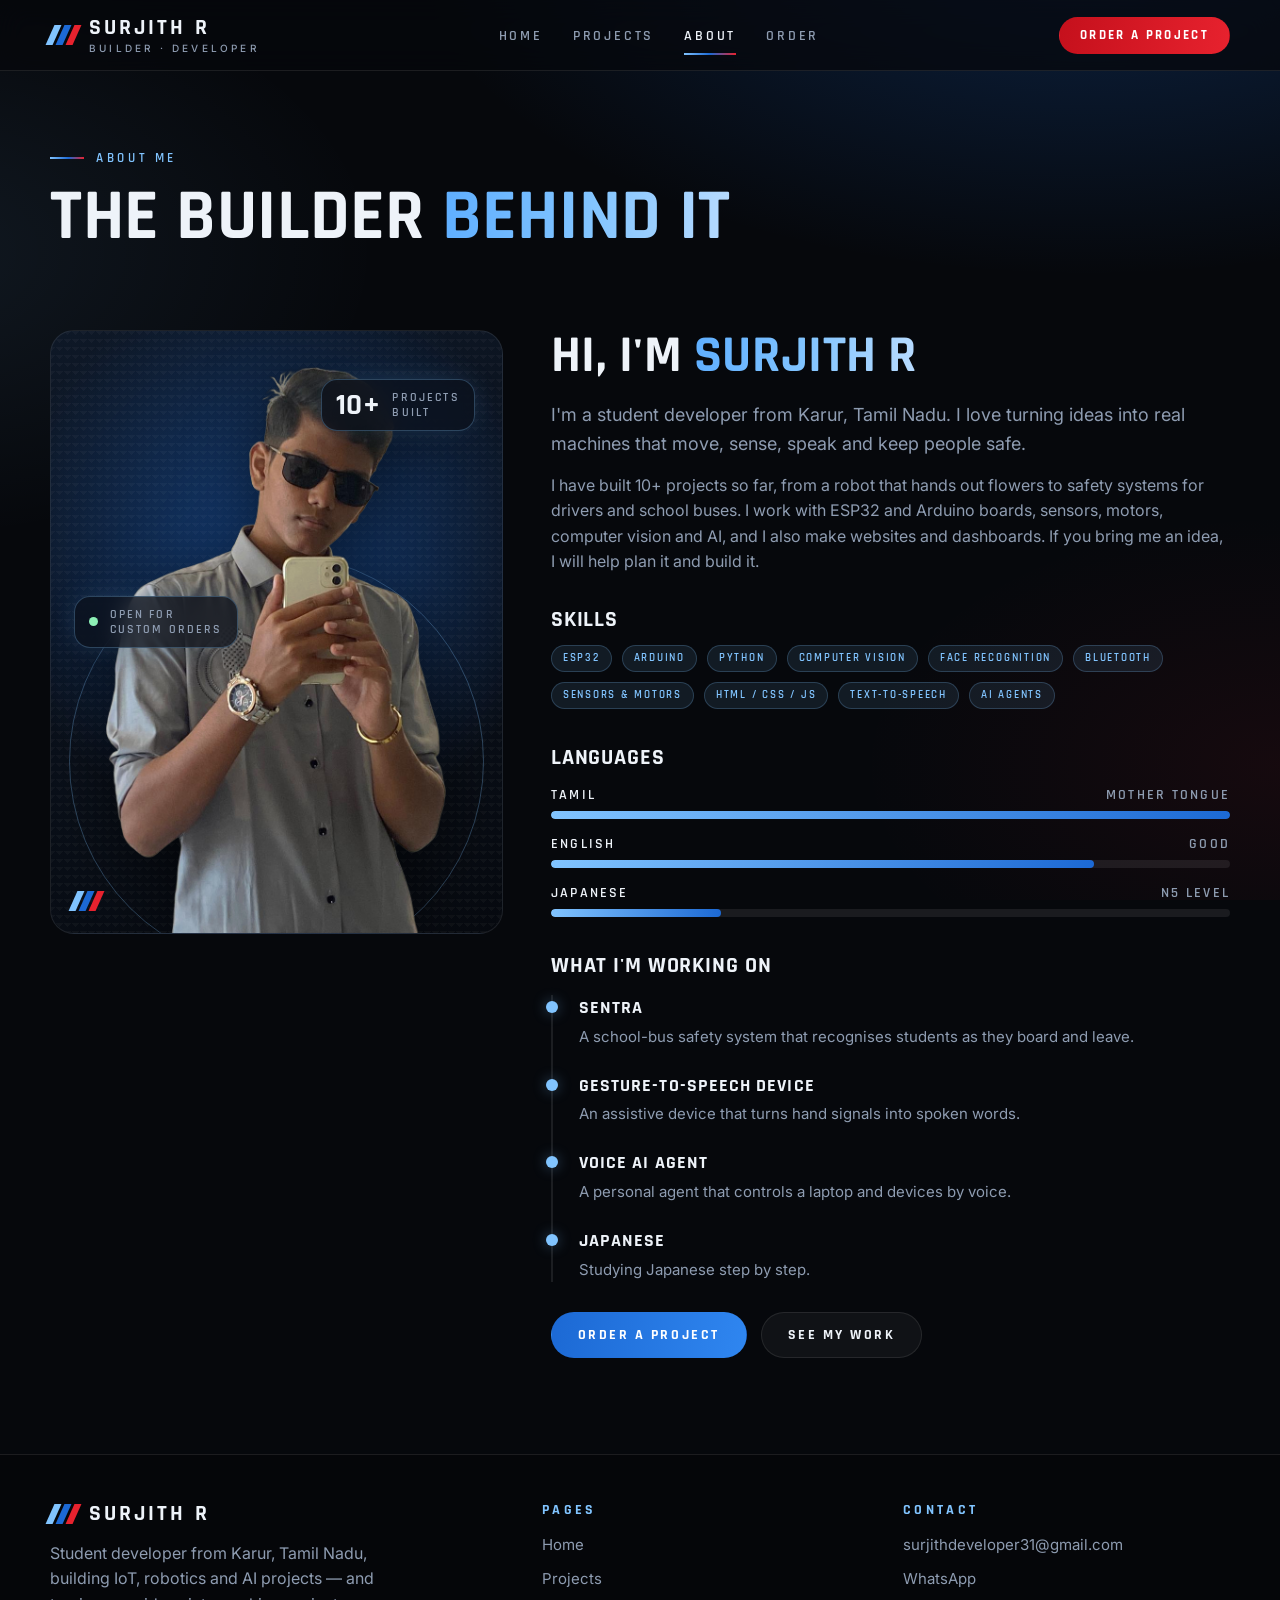
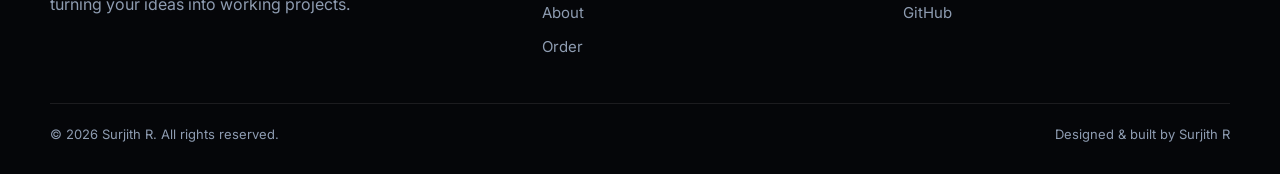
<file: about.html>
<!doctype html>
<html lang="en">
<head>
<meta charset="utf-8">
<meta name="viewport" content="width=device-width, initial-scale=1">
<title>About | Surjith R</title>
<meta name="description" content="About Surjith R: a student developer from Karur, Tamil Nadu who builds robots, IoT devices and AI systems.">
<meta name="theme-color" content="#06080c">
<link rel="icon" href="data:image/svg+xml,%3Csvg xmlns='http://www.w3.org/2000/svg' viewBox='0 0 32 32'%3E%3Cpath fill='%2381c4ff' d='M6 4h6l-4 24H2z'/%3E%3Cpath fill='%231c69d4' d='M14 4h6l-4 24h-6z'/%3E%3Cpath fill='%23e7222e' d='M22 4h6l-4 24h-6z'/%3E%3C/svg%3E">
<link rel="preconnect" href="https://fonts.googleapis.com">
<link rel="preconnect" href="https://fonts.gstatic.com" crossorigin>
<link href="https://fonts.googleapis.com/css2?family=Inter:wght@400;500;600&family=Noto+Sans+Tamil:wght@400;600&family=Rajdhani:wght@500;600;700&display=swap" rel="stylesheet">
<link rel="stylesheet" href="style.css">
</head>
<body data-page="about">
<div id="site-header"></div>

<main>
  <section class="page-hero">
    <div class="wrap">
      <div class="eyebrow">About me</div>
      <h1>The builder <span class="grad">behind it</span></h1>
    </div>
  </section>

  <section class="section tight">
    <div class="wrap about-grid">
      <div class="pstage reveal">
        <div class="ring"></div>
        <img class="person" src="surjith-cutout.png" alt="Surjith R" width="721" height="1200">
        <div class="fcard bob1 p1"><b>10+</b><span>Projects<br>built</span></div>
        <div class="fcard bob2 p2"><i class="live"></i><span>Open for<br>custom orders</span></div>
        <span class="mstripe"><i></i><i></i><i></i></span>
      </div>

      <div>
        <div class="reveal">
          <h2>Hi, I'm <span class="grad">Surjith R</span></h2>
          <p class="lead" style="margin-top:18px">I'm a student developer from Karur, Tamil Nadu. I love turning ideas into real machines that move, sense, speak and keep people safe.</p>
          <p style="color:var(--muted)">I have built 10+ projects so far, from a robot that hands out flowers to safety systems for drivers and school buses. I work with ESP32 and Arduino boards, sensors, motors, computer vision and AI, and I also make websites and dashboards. If you bring me an idea, I will help plan it and build it.</p>
        </div>

        <div class="reveal" style="margin-top:34px">
          <h3>Skills</h3>
          <div class="skills">
            <span class="tag">ESP32</span><span class="tag">Arduino</span><span class="tag">Python</span><span class="tag">Computer Vision</span>
            <span class="tag">Face Recognition</span><span class="tag">Bluetooth</span><span class="tag">Sensors &amp; Motors</span>
            <span class="tag">HTML / CSS / JS</span><span class="tag">Text-to-Speech</span><span class="tag">AI Agents</span>
          </div>
        </div>

        <div class="reveal" style="margin-top:38px">
          <h3>Languages</h3>
          <div class="bar-row"><div class="top"><span>Tamil</span><span>Mother tongue</span></div><div class="bar"><i data-w="100"></i></div></div>
          <div class="bar-row"><div class="top"><span>English</span><span>Good</span></div><div class="bar"><i data-w="80"></i></div></div>
          <div class="bar-row"><div class="top"><span>Japanese</span><span>N5 level</span></div><div class="bar"><i data-w="25"></i></div></div>
        </div>

        <div class="reveal" style="margin-top:38px">
          <h3>What I'm working on</h3>
          <div class="timeline" style="margin-top:18px">
            <div class="tl"><b>SENTRA</b><p>A school-bus safety system that recognises students as they board and leave.</p></div>
            <div class="tl"><b>Gesture-to-speech device</b><p>An assistive device that turns hand signals into spoken words.</p></div>
            <div class="tl"><b>Voice AI agent</b><p>A personal agent that controls a laptop and devices by voice.</p></div>
            <div class="tl"><b>Japanese</b><p>Studying Japanese step by step.</p></div>
          </div>
        </div>

        <div class="btn-row reveal">
          <a class="btn primary" href="order.html">Order a project</a>
          <a class="btn" href="projects.html">See my work</a>
        </div>
      </div>
    </div>
  </section>
</main>

<div id="site-footer"></div>
<script src="main.js"></script>
</body>
</html>
</file>
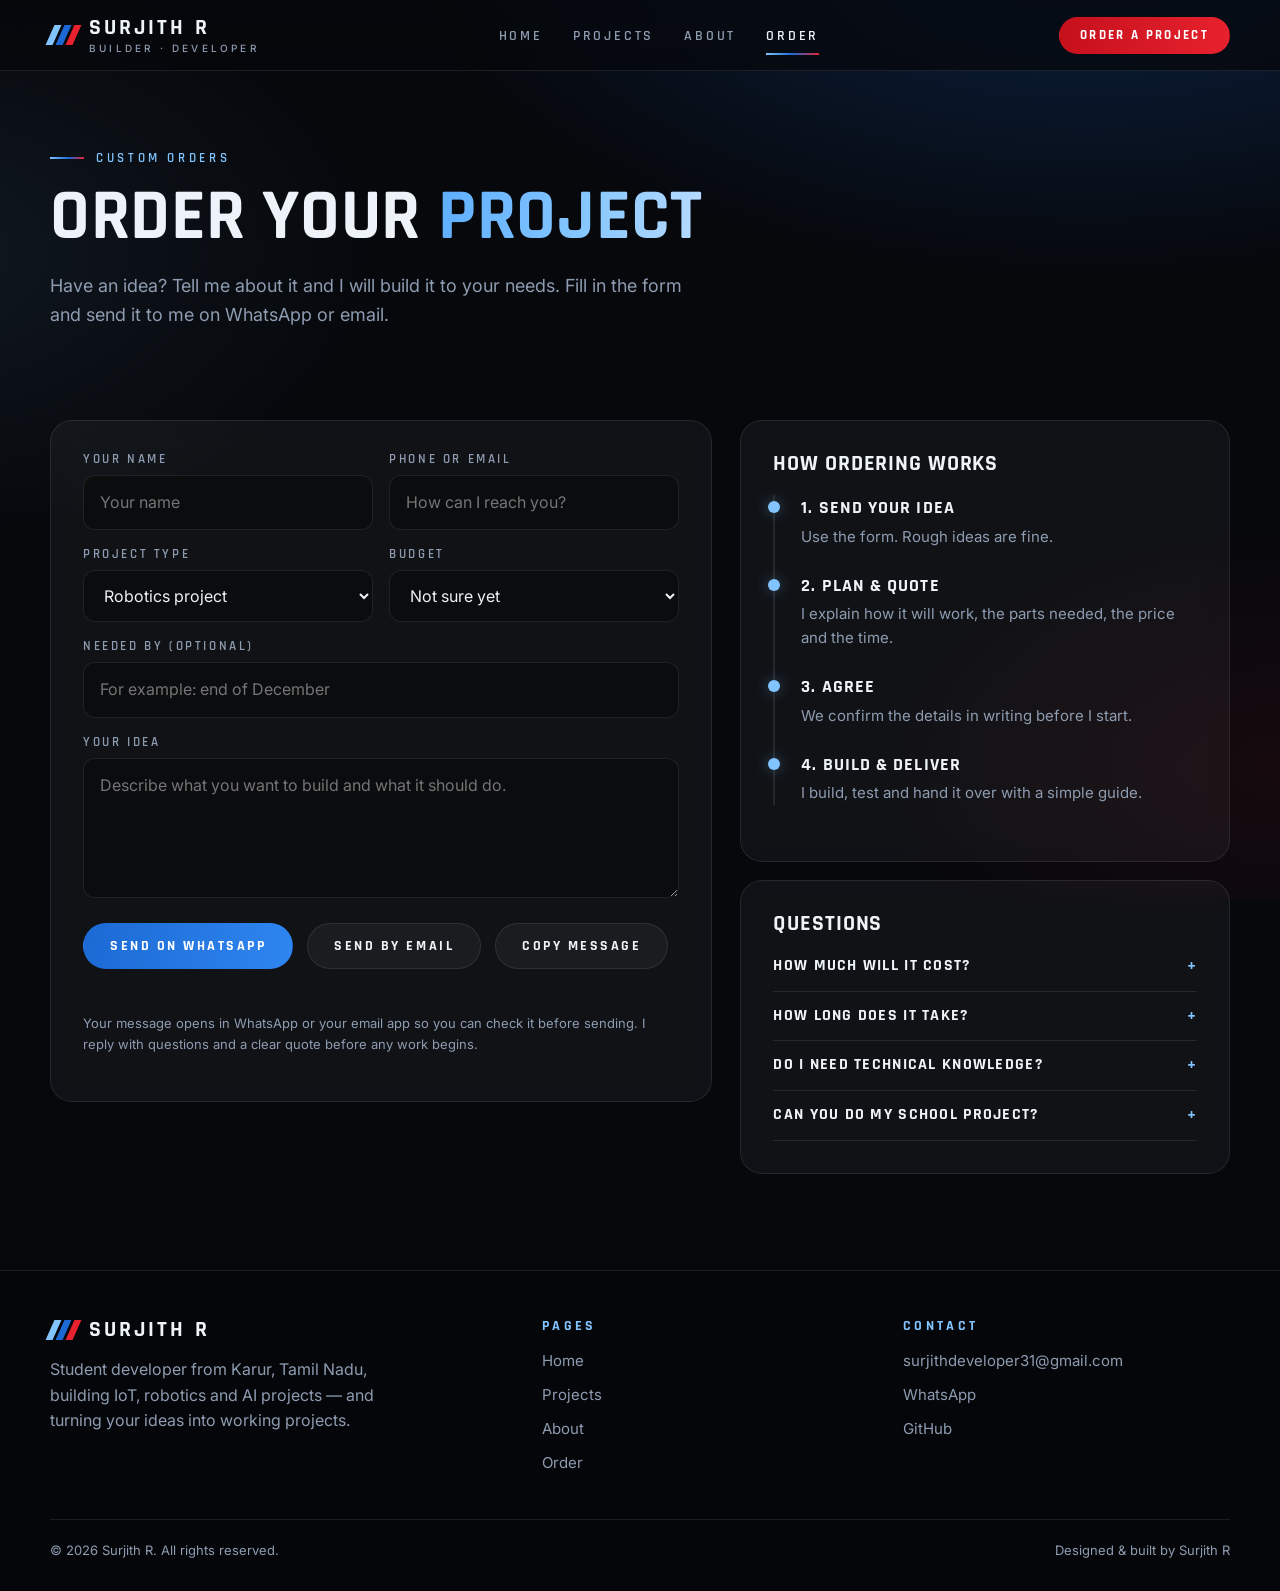
<file: order.html>
<!doctype html>
<html lang="en">
<head>
<meta charset="utf-8">
<meta name="viewport" content="width=device-width, initial-scale=1">
<title>Order a Project | Surjith R</title>
<meta name="description" content="Tell Surjith R your idea and get it built: robotics, IoT, AI, smart home and web projects made to your needs.">
<meta name="theme-color" content="#06080c">
<link rel="icon" href="data:image/svg+xml,%3Csvg xmlns='http://www.w3.org/2000/svg' viewBox='0 0 32 32'%3E%3Cpath fill='%2381c4ff' d='M6 4h6l-4 24H2z'/%3E%3Cpath fill='%231c69d4' d='M14 4h6l-4 24h-6z'/%3E%3Cpath fill='%23e7222e' d='M22 4h6l-4 24h-6z'/%3E%3C/svg%3E">
<link rel="preconnect" href="https://fonts.googleapis.com">
<link rel="preconnect" href="https://fonts.gstatic.com" crossorigin>
<link href="https://fonts.googleapis.com/css2?family=Inter:wght@400;500;600&family=Noto+Sans+Tamil:wght@400;600&family=Rajdhani:wght@500;600;700&display=swap" rel="stylesheet">
<link rel="stylesheet" href="style.css">
</head>
<body data-page="order">
<div id="site-header"></div>

<main>
  <section class="page-hero">
    <div class="wrap">
      <div class="eyebrow">Custom orders</div>
      <h1>Order your <span class="grad">project</span></h1>
      <p class="lead">Have an idea? Tell me about it and I will build it to your needs. Fill in the form and send it to me on WhatsApp or email.</p>
    </div>
  </section>

  <section class="section tight">
    <div class="wrap order-grid">
      <form class="panel reveal" id="orderForm" novalidate>
        <div class="two">
          <div class="field"><label for="name">Your name</label><input id="name" name="name" type="text" autocomplete="name" placeholder="Your name" required></div>
          <div class="field"><label for="contact">Phone or email</label><input id="contact" name="contact" type="text" autocomplete="off" placeholder="How can I reach you?" required></div>
        </div>
        <div class="two">
          <div class="field"><label for="type">Project type</label>
            <select id="type" name="type">
              <option>Robotics project</option>
              <option>IoT / smart device</option>
              <option>AI / computer vision</option>
              <option>Smart home automation</option>
              <option>Website or dashboard</option>
              <option>Something else</option>
            </select>
          </div>
          <div class="field"><label for="budget">Budget</label>
            <select id="budget" name="budget">
              <option>Not sure yet</option>
              <option>Under &#8377;2,000</option>
              <option>&#8377;2,000 &ndash; &#8377;5,000</option>
              <option>&#8377;5,000 &ndash; &#8377;15,000</option>
              <option>&#8377;15,000+</option>
            </select>
          </div>
        </div>
        <div class="field"><label for="deadline">Needed by (optional)</label><input id="deadline" name="deadline" type="text" placeholder="For example: end of December"></div>
        <div class="field"><label for="idea">Your idea</label><textarea id="idea" name="idea" placeholder="Describe what you want to build and what it should do." required></textarea></div>
        <div class="btn-row" style="margin-top:6px">
          <button type="button" class="btn primary" id="sendWA">Send on WhatsApp</button>
          <button type="button" class="btn" id="sendMail">Send by email</button>
          <button type="button" class="btn" id="copyMsg">Copy message</button>
        </div>
        <div class="err" id="formErr" role="status"></div>
        <p class="note">Your message opens in WhatsApp or your email app so you can check it before sending. I reply with questions and a clear quote before any work begins.</p>
      </form>

      <aside>
        <div class="panel reveal">
          <h3>How ordering works</h3>
          <div class="timeline" style="margin-top:20px">
            <div class="tl"><b>1. Send your idea</b><p>Use the form. Rough ideas are fine.</p></div>
            <div class="tl"><b>2. Plan &amp; quote</b><p>I explain how it will work, the parts needed, the price and the time.</p></div>
            <div class="tl"><b>3. Agree</b><p>We confirm the details in writing before I start.</p></div>
            <div class="tl"><b>4. Build &amp; deliver</b><p>I build, test and hand it over with a simple guide.</p></div>
          </div>
        </div>

        <div class="panel faq reveal" style="margin-top:18px">
          <h3 style="margin-bottom:6px">Questions</h3>
          <details><summary>How much will it cost?</summary><p>It depends on the parts and the time needed. I give a clear quote after hearing your idea, before any work starts.</p></details>
          <details><summary>How long does it take?</summary><p>Small builds can take days; bigger ones take longer. You get an estimate with the quote.</p></details>
          <details><summary>Do I need technical knowledge?</summary><p>No. Explain what you want in simple words, in Tamil or English, and I will handle the rest.</p></details>
          <details><summary>Can you do my school project?</summary><p>I'm happy to guide you and explain how a project works so you can learn it, but I don't make work to be handed in as someone else's.</p></details>
        </div>
      </aside>
    </div>
  </section>
</main>

<div id="site-footer"></div>
<script src="main.js"></script>
</body>
</html>
</file>
<file: style.css>
/* ===== Surjith R — Portfolio ===== */
:root{
  --bg:#06080c; --bg2:#0b1018; --ink:#eef3f9; --muted:#8e9cb1; --line:rgba(255,255,255,.09);
  --glass:rgba(255,255,255,.045); --glass2:rgba(255,255,255,.08);
  --m1:#81c4ff; --m2:#1c69d4; --m3:#e7222e;
  --glow:rgba(129,196,255,.38);
  --head:'Rajdhani','Segoe UI',system-ui,sans-serif;
  --body:'Inter','Noto Sans Tamil','Segoe UI',system-ui,sans-serif;
  --r:18px;
}
*{box-sizing:border-box;-webkit-tap-highlight-color:transparent}
html{scroll-behavior:smooth;color-scheme:dark}
body{
  margin:0;background:var(--bg);color:var(--ink);font:16px/1.6 var(--body);
  background-image:
    radial-gradient(1100px 560px at 85% -8%, rgba(28,105,212,.28), transparent 62%),
    radial-gradient(800px 480px at -8% 28%, rgba(129,196,255,.09), transparent 60%),
    radial-gradient(700px 420px at 100% 85%, rgba(231,34,46,.07), transparent 60%);
  background-attachment:fixed;
  overflow-x:hidden;
}
img{max-width:100%;display:block}
a{color:inherit;text-decoration:none}
.wrap{width:min(1180px,100% - 40px);margin-inline:auto}
.section{padding:84px 0}
.section.tight{padding:56px 0}
.eyebrow{
  font:600 13px/1 var(--head);letter-spacing:.28em;text-transform:uppercase;color:var(--m1);
  display:inline-flex;align-items:center;gap:12px;margin-bottom:16px;
}
.eyebrow::before{content:"";width:34px;height:2px;background:linear-gradient(90deg,var(--m1),var(--m2) 55%,var(--m3))}
h1,h2,h3{font-family:var(--head);margin:0;line-height:1.02;letter-spacing:.01em;text-transform:uppercase}
h1{font-size:clamp(42px,7.4vw,92px);font-weight:700}
h2{font-size:clamp(30px,4.4vw,52px);font-weight:700}
h3{font-size:22px;font-weight:700;letter-spacing:.04em}
.grad{background:linear-gradient(95deg,#5eaeff,var(--m1) 50%,#b9dcff);-webkit-background-clip:text;background-clip:text;color:transparent}
.lead{color:var(--muted);font-size:18px;max-width:58ch}
p{margin:0 0 14px}

/* M-stripe mark */
.mstripe{display:inline-flex;gap:3px;transform:skewX(-24deg)}
.mstripe i{display:block;width:7px;height:20px}
.mstripe i:nth-child(1){background:var(--m1)}
.mstripe i:nth-child(2){background:var(--m2)}
.mstripe i:nth-child(3){background:var(--m3)}

/* Header */
.site-header{position:sticky;top:0;z-index:50;background:rgba(6,8,12,.72);backdrop-filter:blur(14px);-webkit-backdrop-filter:blur(14px);border-bottom:1px solid var(--line)}
.nav{display:flex;align-items:center;justify-content:space-between;height:70px;gap:16px}
.brand{display:flex;align-items:center;gap:12px;font:700 22px/1 var(--head);letter-spacing:.14em;text-transform:uppercase}
.brand small{display:block;font:500 10px/1 var(--body);letter-spacing:.32em;color:var(--muted);margin-top:4px}
.nav ul{display:flex;gap:30px;list-style:none;margin:0;padding:0}
.nav ul a{font:600 14px/1 var(--head);letter-spacing:.2em;text-transform:uppercase;color:var(--muted);padding:8px 0;position:relative;transition:color .2s}
.nav ul a:hover,.nav ul a.on{color:var(--ink)}
.nav ul a.on::after{content:"";position:absolute;left:0;right:0;bottom:-2px;height:2px;background:linear-gradient(90deg,var(--m1),var(--m2),var(--m3))}
.menu-btn{display:none;background:none;border:1px solid var(--line);color:var(--ink);width:44px;height:44px;border-radius:12px;font-size:20px;cursor:pointer}

/* Buttons */
.btn{
  display:inline-flex;align-items:center;gap:10px;font:700 14px/1 var(--head);letter-spacing:.18em;text-transform:uppercase;
  padding:15px 26px;border-radius:999px;border:1px solid var(--line);background:var(--glass);color:var(--ink);cursor:pointer;
  transition:transform .2s,box-shadow .2s,background .2s,border-color .2s;
}
.btn:hover{transform:translateY(-2px);border-color:rgba(129,196,255,.5);box-shadow:0 10px 30px -10px var(--glow)}
.btn.primary{background:linear-gradient(100deg,var(--m2),#2f86f0);border-color:transparent;color:#fff}
.btn.primary:hover{box-shadow:0 12px 34px -8px rgba(28,105,212,.8)}
.btn.red{background:linear-gradient(100deg,#c5101c,var(--m3));border-color:transparent;color:#fff}
.btn.red:hover{box-shadow:0 12px 34px -8px rgba(231,34,46,.7)}
.btn.sm{padding:11px 20px;font-size:13px}
.btn-row{display:flex;flex-wrap:wrap;gap:14px;margin-top:30px}

/* Hero */
.hero{position:relative;padding:60px 0 36px;overflow:hidden}
.hero::before{
  content:"";position:absolute;inset:0;pointer-events:none;
  background-image:linear-gradient(135deg,rgba(255,255,255,.028) 25%,transparent 25%),linear-gradient(225deg,rgba(255,255,255,.028) 25%,transparent 25%);
  background-size:8px 8px;
  -webkit-mask-image:radial-gradient(ellipse at 70% 30%,#000 10%,transparent 70%);mask-image:radial-gradient(ellipse at 70% 30%,#000 10%,transparent 70%);
}
.hero-grid{position:relative;display:grid;grid-template-columns:1.05fr .95fr;gap:36px;align-items:center}
.hello{font-size:15px;color:var(--muted);margin-bottom:18px}
.hello b{color:var(--ink)}
.hero h1{font-size:clamp(40px,5.8vw,78px)}
.hero .lead{margin-top:22px}

/* Floating stage (cut-out photo + floating cards) */
.stage{position:relative;width:min(480px,100%);aspect-ratio:4/5;margin-inline:auto;isolation:isolate}
.stage .disc{position:absolute;inset-inline:0;margin-inline:auto;bottom:6%;width:94%;aspect-ratio:1;border-radius:50%;z-index:-2;
  background:radial-gradient(circle at 50% 42%,rgba(28,105,212,.6),rgba(28,105,212,.14) 55%,transparent 72%)}
.stage .ring{position:absolute;inset-inline:0;margin-inline:auto;bottom:3%;width:104%;aspect-ratio:1;border-radius:50%;z-index:-1;
  border:1.5px solid rgba(129,196,255,.32);box-shadow:0 0 40px rgba(129,196,255,.12) inset}
.stage .ring.r2{width:80%;bottom:9%;border:1.5px dashed rgba(231,34,46,.45);box-shadow:none;animation:spin 46s linear infinite reverse}
.stage .person{
  position:absolute;inset-inline:0;margin-inline:auto;bottom:0;height:100%;width:auto;z-index:1;
  -webkit-mask-image:linear-gradient(#000 80%,transparent 100%);mask-image:linear-gradient(#000 80%,transparent 100%);
  filter:drop-shadow(0 24px 40px rgba(0,0,0,.55));
}
.px{transition:transform .25s ease-out;will-change:transform}
.fl{position:absolute;z-index:3;transition:transform .25s ease-out;will-change:transform}
.fl.a{top:9%;left:-5%}
.fl.b{top:40%;right:-8%}
.fl.c{bottom:14%;left:-7%}
.fcard{
  display:flex;align-items:center;gap:12px;padding:13px 18px;border-radius:16px;
  background:rgba(11,17,27,.74);backdrop-filter:blur(12px);-webkit-backdrop-filter:blur(12px);
  border:1px solid rgba(129,196,255,.28);box-shadow:0 20px 44px -20px rgba(0,0,0,.9),0 0 30px -10px rgba(129,196,255,.35);
}
.fcard b{font:700 30px/1 var(--head);letter-spacing:.02em}
.fcard span{font:600 12px/1.25 var(--head);letter-spacing:.18em;text-transform:uppercase;color:var(--muted)}
.fcard .live{width:9px;height:9px;border-radius:50%;background:#8df0b6;animation:pulse 2s infinite}
.fcard .ic{width:22px;height:22px;color:var(--m1);flex:none}
.bob1{animation:bob 6s ease-in-out infinite}
.bob2{animation:bob 7.5s ease-in-out -2s infinite}
.bob3{animation:bob 5.5s ease-in-out -3.4s infinite}
.shape{position:absolute;z-index:2;pointer-events:none}
.shape.s1{top:3%;right:16%;width:22px;height:22px;border:1.5px solid rgba(129,196,255,.6);border-radius:5px;animation:drift 9s ease-in-out infinite}
.shape.s2{bottom:26%;right:3%;width:13px;height:13px;background:rgba(231,34,46,.8);border-radius:3px;animation:drift 7s ease-in-out -2s infinite}
.shape.s3{top:34%;left:2%;width:9px;height:9px;background:var(--m1);border-radius:50%;box-shadow:0 0 14px var(--m1);animation:bob 6s ease-in-out -1s infinite}
.shape.s4{bottom:8%;right:20%;width:16px;height:16px;border:1.5px solid rgba(231,34,46,.6);border-radius:50%;animation:bob 8s ease-in-out -4s infinite}
@keyframes spin{to{transform:rotate(360deg)}}
@keyframes bob{0%,100%{transform:translateY(0)}50%{transform:translateY(-10px)}}
@keyframes drift{0%,100%{transform:translateY(0) rotate(45deg)}50%{transform:translateY(-14px) rotate(225deg)}}
@keyframes pulse{0%{box-shadow:0 0 0 0 rgba(141,240,182,.55)}70%{box-shadow:0 0 0 10px rgba(141,240,182,0)}100%{box-shadow:0 0 0 0 rgba(141,240,182,0)}}

/* Skills marquee */
.marquee{overflow:hidden;border-block:1px solid var(--line);padding:20px 0;margin-top:44px;
  -webkit-mask-image:linear-gradient(90deg,transparent,#000 10%,#000 90%,transparent);mask-image:linear-gradient(90deg,transparent,#000 10%,#000 90%,transparent)}
.track{display:flex;width:max-content;animation:scroll 38s linear infinite}
.track span{display:inline-flex;align-items:center;font:700 19px/1 var(--head);letter-spacing:.26em;text-transform:uppercase;color:rgba(238,243,249,.5);white-space:nowrap}
.track span::after{content:"";width:7px;height:7px;margin:0 38px;background:var(--m2);transform:rotate(45deg)}
@keyframes scroll{to{transform:translateX(-50%)}}

/* Scroll progress */
.progress{position:fixed;top:0;left:0;height:3px;width:0;z-index:100;background:linear-gradient(90deg,var(--m1),var(--m2),var(--m3))}

/* Stats strip */
.stats{
  display:grid;grid-template-columns:repeat(4,1fr);margin-top:48px;border:1px solid var(--line);border-radius:var(--r);
  background:var(--glass);backdrop-filter:blur(10px);overflow:hidden;
}
.stat{padding:22px 24px;border-right:1px solid var(--line)}
.stat:last-child{border-right:0}
.stat b{display:block;font:700 40px/1 var(--head);letter-spacing:.02em}
.stat span{display:block;margin-top:8px;font-size:12px;letter-spacing:.2em;text-transform:uppercase;color:var(--muted)}

/* Cards */
.head-row{display:flex;justify-content:space-between;align-items:flex-end;gap:24px;flex-wrap:wrap;margin-bottom:38px}
.grid{display:grid;gap:18px}
.g4{grid-template-columns:repeat(4,1fr)}
.g3{grid-template-columns:repeat(3,1fr)}
.g2{grid-template-columns:repeat(2,1fr)}
.card{
  position:relative;background:var(--glass);border:1px solid var(--line);border-radius:var(--r);padding:26px;
  transition:transform .25s,border-color .25s,box-shadow .25s,background .25s;
}
.card:hover{transform:translateY(-5px);border-color:rgba(129,196,255,.45);box-shadow:0 18px 40px -20px var(--glow);background:var(--glass2)}
.card .ico{
  width:54px;height:54px;border-radius:14px;display:grid;place-items:center;margin-bottom:20px;
  background:linear-gradient(145deg,rgba(129,196,255,.2),rgba(28,105,212,.1));border:1px solid rgba(129,196,255,.3);color:var(--m1)
}
.card .ico svg{width:26px;height:26px}
.card p{color:var(--muted);font-size:15px;margin:10px 0 0}
.num{font:700 15px/1 var(--head);letter-spacing:.2em;color:var(--m3);margin-bottom:14px;display:block}

/* Project cards */
.p-card{padding:0;overflow:hidden;display:flex;flex-direction:column}
.p-media{
  position:relative;aspect-ratio:16/9;display:grid;place-items:center;overflow:hidden;
  background:
    linear-gradient(135deg,rgba(255,255,255,.03) 25%,transparent 25%) 0 0/8px 8px,
    radial-gradient(circle at 30% 20%,rgba(129,196,255,.35),transparent 55%),
    linear-gradient(145deg,#0d1b30,#070b12);
}
.p-media .big{font:700 84px/1 var(--head);color:rgba(129,196,255,.16);letter-spacing:.04em}
.p-media img{position:absolute;inset:0;width:100%;height:100%;object-fit:cover}
.p-media .status{
  position:absolute;top:14px;left:14px;font:700 11px/1 var(--head);letter-spacing:.2em;text-transform:uppercase;
  padding:7px 11px;border-radius:999px;background:rgba(6,8,12,.8);border:1px solid var(--line);color:var(--ink)
}
.status.build{color:#ffd27a!important}
.status.done{color:#8df0b6!important}
.p-body{padding:22px 24px 26px;display:flex;flex-direction:column;gap:6px;flex:1}
.p-body p{color:var(--muted);font-size:15px;margin:6px 0 10px}
.tags{display:flex;flex-wrap:wrap;gap:8px;margin-top:auto}
.tag{font:600 11px/1 var(--head);letter-spacing:.16em;text-transform:uppercase;padding:7px 11px;border-radius:999px;background:rgba(129,196,255,.1);color:var(--m1);border:1px solid rgba(129,196,255,.22)}

.filters{display:flex;flex-wrap:wrap;gap:10px;margin-bottom:30px}
.fchip{font:700 13px/1 var(--head);letter-spacing:.18em;text-transform:uppercase;padding:12px 20px;border-radius:999px;border:1px solid var(--line);background:var(--glass);color:var(--muted);cursor:pointer;transition:.2s}
.fchip:hover{color:var(--ink)}
.fchip.on{background:linear-gradient(100deg,var(--m2),#2f86f0);color:#fff;border-color:transparent}

/* Steps */
.steps{counter-reset:s}
.step{position:relative}
.step::before{counter-increment:s;content:"0" counter(s);font:700 54px/1 var(--head);color:rgba(129,196,255,.2);display:block;margin-bottom:10px}

/* CTA banner */
.cta{
  position:relative;overflow:hidden;border-radius:26px;border:1px solid var(--line);padding:56px 48px;
  background:
    radial-gradient(600px 260px at 90% 0%,rgba(28,105,212,.5),transparent 70%),
    radial-gradient(500px 260px at 0% 100%,rgba(231,34,46,.22),transparent 70%),
    var(--bg2);
  display:flex;align-items:center;justify-content:space-between;gap:30px;flex-wrap:wrap;
}
.cta::after{content:"";position:absolute;right:-40px;top:-40px;width:260px;height:260px;border-radius:50%;border:2px solid rgba(129,196,255,.25);box-shadow:0 0 60px rgba(129,196,255,.2) inset}

/* Page hero */
.page-hero{padding:70px 0 20px}
.page-hero h1{font-size:clamp(40px,6vw,72px)}
.page-hero .lead{margin-top:18px}

/* About */
.about-grid{display:grid;grid-template-columns:.8fr 1.2fr;gap:48px;align-items:start}
.pstage{position:relative;aspect-ratio:3/4;border-radius:24px;border:1px solid var(--line);overflow:hidden;isolation:isolate;
  background:radial-gradient(circle at 50% 38%,rgba(28,105,212,.5),transparent 64%),linear-gradient(160deg,#0e1827,#070a10)}
.pstage::before{content:"";position:absolute;inset:0;z-index:-1;background-image:linear-gradient(135deg,rgba(255,255,255,.03) 25%,transparent 25%),linear-gradient(225deg,rgba(255,255,255,.03) 25%,transparent 25%);background-size:8px 8px}
.pstage .ring{position:absolute;inset-inline:0;margin-inline:auto;bottom:-6%;width:92%;aspect-ratio:1;border-radius:50%;border:1.5px solid rgba(129,196,255,.3)}
.pstage .person{position:absolute;inset-inline:0;margin-inline:auto;bottom:0;height:94%;width:auto;filter:drop-shadow(0 20px 34px rgba(0,0,0,.55))}
.pstage .fcard{position:absolute;padding:10px 14px}
.pstage .fcard.p1{top:8%;right:6%}
.pstage .fcard.p2{top:44%;left:5%}
.pstage .mstripe{position:absolute;left:22px;bottom:22px;z-index:2}
.bar-row{margin:18px 0}
.bar-row .top{display:flex;justify-content:space-between;font:600 14px/1 var(--head);letter-spacing:.16em;text-transform:uppercase;margin-bottom:9px}
.bar-row .top span:last-child{color:var(--muted)}
.bar{height:8px;border-radius:99px;background:var(--glass2);overflow:hidden}
.bar i{display:block;height:100%;width:0;border-radius:99px;background:linear-gradient(90deg,var(--m1),var(--m2));transition:width 1.2s cubic-bezier(.2,.7,.2,1)}
.timeline{border-left:2px solid var(--line);padding-left:26px;margin-top:10px}
.tl{position:relative;margin-bottom:24px}
.tl::before{content:"";position:absolute;left:-33px;top:6px;width:12px;height:12px;border-radius:50%;background:var(--m1);box-shadow:0 0 14px var(--glow)}
.tl b{font:700 18px/1.2 var(--head);letter-spacing:.06em;text-transform:uppercase}
.tl p{color:var(--muted);margin:4px 0 0;font-size:15px}
.skills{display:flex;flex-wrap:wrap;gap:10px;margin-top:14px}

/* Order form */
.order-grid{display:grid;grid-template-columns:1.15fr .85fr;gap:28px;align-items:start}
form.panel,.panel{background:var(--glass);border:1px solid var(--line);border-radius:22px;padding:32px;backdrop-filter:blur(10px)}
.field{margin-bottom:18px}
label{display:block;font:600 13px/1 var(--head);letter-spacing:.2em;text-transform:uppercase;color:var(--muted);margin-bottom:9px}
input,select,textarea{
  width:100%;font:inherit;color:var(--ink);background:rgba(0,0,0,.35);border:1px solid var(--line);border-radius:12px;padding:14px 16px;transition:border-color .2s,box-shadow .2s
}
textarea{min-height:140px;resize:vertical}
select option{background:#0b1018}
input:focus,select:focus,textarea:focus{outline:none;border-color:var(--m1);box-shadow:0 0 0 3px rgba(129,196,255,.18)}
.two{display:grid;grid-template-columns:1fr 1fr;gap:16px}
.note{font-size:13px;color:var(--muted);margin-top:14px}
.err{color:#ff8a92;font-size:14px;margin-top:10px;min-height:20px}
.faq details{border-bottom:1px solid var(--line);padding:14px 0}
.faq summary{cursor:pointer;font:700 16px/1.3 var(--head);letter-spacing:.08em;text-transform:uppercase;list-style:none}
.faq summary::-webkit-details-marker{display:none}
.faq summary::after{content:"+";float:right;color:var(--m1)}
.faq details[open] summary::after{content:"–"}
.faq p{color:var(--muted);margin:10px 0 0;font-size:15px}

/* Footer */
.site-footer{border-top:1px solid var(--line);margin-top:40px;padding:48px 0 30px;background:rgba(0,0,0,.25)}
.foot-grid{display:grid;grid-template-columns:1.4fr 1fr 1fr;gap:34px}
.site-footer h4{font:700 14px/1 var(--head);letter-spacing:.24em;text-transform:uppercase;margin:0 0 16px;color:var(--m1)}
.site-footer ul{list-style:none;margin:0;padding:0}
.site-footer li{margin-bottom:10px;color:var(--muted);font-size:15px}
.site-footer li a:hover{color:var(--ink)}
.copy{margin-top:34px;padding-top:20px;border-top:1px solid var(--line);color:var(--muted);font-size:13px;display:flex;justify-content:space-between;gap:12px;flex-wrap:wrap}

/* Reveal */
.reveal{opacity:0;transform:translateY(26px);transition:opacity .7s ease,transform .7s ease}
.reveal.in{opacity:1;transform:none}
.reveal.d1{transition-delay:.08s}.reveal.d2{transition-delay:.16s}.reveal.d3{transition-delay:.24s}

@media (max-width:980px){
  .g4{grid-template-columns:repeat(2,1fr)}
  .g3{grid-template-columns:repeat(2,1fr)}
  .hero-grid,.about-grid,.order-grid{grid-template-columns:1fr}
  .stage{width:min(400px,92%);order:-1}
  .stats{grid-template-columns:repeat(2,1fr)}
  .stat:nth-child(2){border-right:0}
  .stat:nth-child(-n+2){border-bottom:1px solid var(--line)}
  .foot-grid{grid-template-columns:1fr 1fr}
}
@media (max-width:720px){
  .section{padding:60px 0}
  .menu-btn{display:block}
  .nav ul{
    position:absolute;left:0;right:0;top:70px;flex-direction:column;gap:0;background:rgba(6,8,12,.97);border-bottom:1px solid var(--line);
    max-height:0;overflow:hidden;transition:max-height .3s ease
  }
  .nav ul.open{max-height:360px}
  .nav ul li a{display:block;padding:18px 24px;border-top:1px solid var(--line)}
  .nav .btn.sm{display:none}
  .g4,.g3,.g2,.two,.foot-grid{grid-template-columns:1fr}
  .cta{padding:38px 26px}
  .panel,form.panel{padding:22px}
  .fl.a{left:0;top:6%}.fl.b{right:0;top:42%}.fl.c{left:0;bottom:12%}
  .fcard{padding:9px 13px;gap:9px}.fcard b{font-size:22px}.fcard span{font-size:10.5px}
  .track span{font-size:16px}
}
@media (prefers-reduced-motion:reduce){
  html{scroll-behavior:auto}
  .stage .ring.r2,.bob1,.bob2,.bob3,.shape,.track,.fcard .live{animation:none}
  .px,.fl{transition:none}
  .reveal{opacity:1;transform:none;transition:none}
}
</file>
